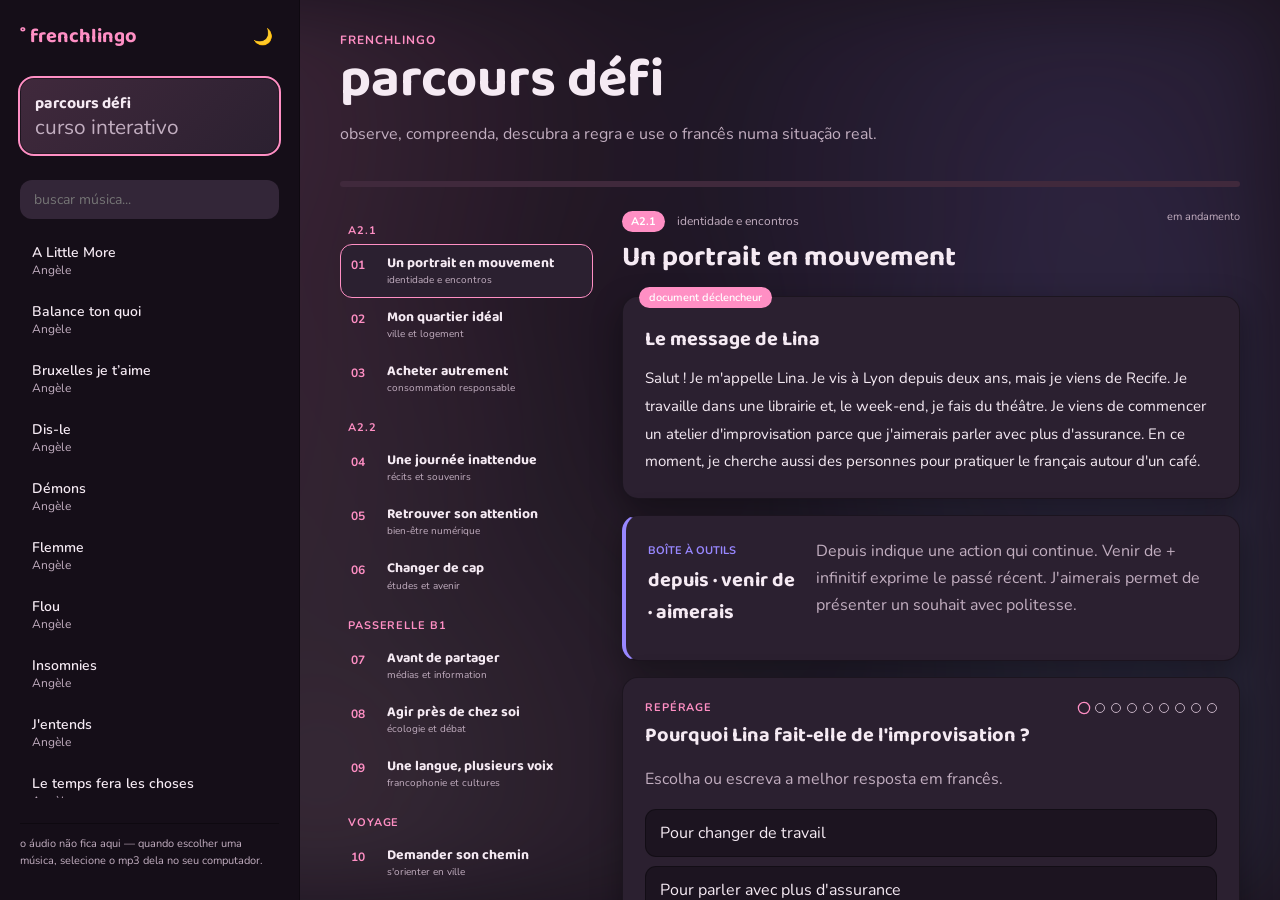
<file: docs/index.html>
<!DOCTYPE html>
<html lang="pt-br">
<head>
<meta charset="UTF-8">
<meta name="viewport" content="width=device-width, initial-scale=1.0">
<title>frenchlingo</title>
<link rel="icon" type="image/svg+xml" href="favicon.svg">
<link rel="alternate icon" href="favicon.ico">
<link rel="apple-touch-icon" href="apple-touch-icon.png">
<link rel="preconnect" href="https://fonts.googleapis.com">
<link href="https://fonts.googleapis.com/css2?family=Baloo+2:wght@500;600;700&family=Nunito:wght@400;600;700&display=swap" rel="stylesheet">
<link rel="stylesheet" href="style.css?v=7">
</head>
<body class="escuro">
<div class="fundo-decorativo" aria-hidden="true"></div>

<div class="app">
  <aside class="barra-lateral">
    <div class="cabecalho-lateral">
      <h1>˚ frenchlingo</h1>
      <button id="botao-tema" class="botao-icone" title="mudar tema">🌙</button>
    </div>

    <button id="abrir-curso-defi" class="botao-curso-defi" type="button">
      <span><strong>parcours défi</strong><small>curso interativo</small></span>
    </button>

    <input id="campo-busca" type="text" placeholder="buscar música..." autocomplete="off">

    <div id="lista-musicas" class="lista-musicas"></div>

    <p class="aviso-audio">
      o áudio não fica aqui — quando escolher uma música, selecione o mp3 dela no seu computador.
    </p>
  </aside>

  <main class="area-principal">
    <section id="tela-defi" class="tela-defi" hidden aria-labelledby="titulo-defi">
      <header class="cabecalho-defi">
        <div>
          <p class="sobretitulo-defi">frenchlingo</p>
          <h2 id="titulo-defi">parcours défi</h2>
          <p>observe, compreenda, descubra a regra e use o francês numa situação real.</p>
        </div>
        <button id="fechar-curso-defi" class="botao-arquivo" type="button" hidden>voltar à música</button>
      </header>

      <div class="progresso-defi" aria-label="progresso do percurso">
        <div id="barra-progresso-defi"></div>
      </div>

      <div class="layout-defi">
        <nav id="lista-unidades-defi" class="lista-unidades-defi" aria-label="Ateliers do percurso"></nav>

        <article class="atelier-defi">
          <div class="cabecalho-atelier">
            <div>
              <span id="nivel-defi" class="selo-nivel-defi"></span>
              <p id="tema-defi" class="tema-defi"></p>
              <h3 id="titulo-unidade-defi"></h3>
            </div>
            <span id="estado-unidade-defi" class="estado-unidade-defi"></span>
          </div>

          <section class="documento-defi" aria-labelledby="titulo-documento-defi">
            <span class="etiqueta-cartao">document déclencheur</span>
            <h4 id="titulo-documento-defi"></h4>
            <p id="texto-documento-defi"></p>
          </section>

          <section class="caixa-ferramentas-defi" aria-labelledby="titulo-ferramentas-defi">
            <div>
              <span>boîte à outils</span>
              <h4 id="titulo-ferramentas-defi"></h4>
            </div>
            <p id="texto-ferramentas-defi"></p>
          </section>

          <section class="atividade-defi" aria-live="polite">
            <div class="cabecalho-atividade-defi">
              <span id="tipo-atividade-defi"></span>
              <div id="passos-defi" class="passos-defi" aria-label="etapas da unidade"></div>
            </div>
            <h4 id="pergunta-defi"></h4>
            <p id="instrucao-defi" class="instrucao-defi"></p>
            <div id="opcoes-defi" class="opcoes-defi"></div>
            <textarea id="resposta-defi" rows="3" placeholder="écrivez en français" autocomplete="off"></textarea>
            <div id="feedback-defi" class="feedback-defi"></div>
            <div id="gabarito-defi" class="gabarito-defi" hidden></div>
            <div class="acoes-defi">
              <button id="mostrar-resposta-defi" class="botao-secundario" type="button">mostrar resposta</button>
              <button id="tentar-defi" class="botao-secundario" type="button" hidden>ocultar e tentar de novo</button>
              <button id="conferir-defi" class="botao-primario" type="button">conferir</button>
              <button id="proxima-atividade-defi" class="botao-primario" type="button" hidden>continuar →</button>
            </div>
          </section>
        </article>
      </div>
    </section>

    <div id="tela-musica" class="tela-musica" hidden>
      <header class="cabecalho-musica">
        <div>
          <p class="artista-musica" id="texto-artista"></p>
          <h2 id="texto-titulo"></h2>
        </div>
        <div class="acoes-musica">
          <button id="botao-musica-aleatoria" class="botao-arquivo" type="button">⇄ modo aleatório</button>
          <label class="botao-arquivo">
            <input id="campo-audio" type="file" accept="audio/*" hidden>
            <span id="rotulo-campo-audio">escolher áudio</span>
          </label>
        </div>
      </header>

      <div class="controles-audio">
        <audio id="audio" controls></audio>
      </div>

      <nav class="seletor-modo">
        <button class="botao-modo ativo" data-modo="ouvir">ouvir</button>
        <button class="botao-modo" data-modo="estudar">modo estudo</button>
        <button class="botao-modo" data-modo="ditado">ditado</button>
        <button class="botao-modo" data-modo="traduzir">inglês → francês</button>
      </nav>

      <div id="painel-ouvir" class="painel-ouvir">
        <label class="switch-seguir">
          <input id="switch-seguir" type="checkbox" checked>
          traduzir linha atual automaticamente
        </label>

        <div id="janela-letra" class="janela-letra"></div>

        <div class="cartao">
          <span class="etiqueta-cartao">tradução</span>
          <div id="painel-traducao" class="painel-traducao">
            <p class="texto-vazio">clique em uma linha da letra pra ver a tradução aqui.</p>
          </div>
        </div>
      </div>

      <div id="painel-estudar" class="painel-estudar" hidden>
        <div class="seletor-idioma">
          <span>praticar em:</span>
          <button class="botao-idioma ativo" data-idioma="pt">português</button>
          <button class="botao-idioma" data-idioma="en">english</button>
        </div>
        <p id="texto-placar" class="texto-placar">acertos: 0 / 0</p>
        <div id="lista-letra-estudo" class="lista-letra-estudo"></div>
      </div>

      <div id="painel-ditado" class="painel-ditado" hidden>
        <div class="cabecalho-ditado">
          <span id="etapa-ditado">trecho 1</span>
        </div>
        <progress id="progresso-ditado" max="10" value="0"></progress>
        <div class="cartao cartao-ditado">
          <span class="etiqueta-cartao">ditado de escuta</span>
          <p>ouça o trecho e escreva exatamente o que entendeu em francês</p>
          <button id="ouvir-ditado" class="botao-primario">▶ ouvir trecho</button>
          <textarea id="resposta-ditado" rows="3" placeholder="escreva em francês" autocomplete="off"></textarea>
          <div id="feedback-ditado" class="feedback-ditado"></div>
          <div id="gabarito-ditado" class="gabarito-ditado"></div>
          <div class="acoes-ditado">
            <button id="revelar-ditado" class="botao-secundario">não sei</button>
            <button id="pular-ditado" class="botao-secundario">pular →</button>
            <button id="conferir-ditado" class="botao-primario">conferir</button>
            <button id="proximo-ditado" class="botao-primario" hidden>próximo →</button>
          </div>
        </div>
      </div>

      <div id="painel-traduzir" class="painel-ditado" hidden>
        <div class="cabecalho-ditado">
          <span id="origem-traducao"></span>
        </div>
        <div class="cartao cartao-ditado">
          <span class="etiqueta-cartao">inglês → francês</span>
          <p>traduza para francês</p>
          <p id="frase-ingles" class="frase-desafio"></p>
          <textarea id="resposta-traducao" rows="3" placeholder="écrivez en français" autocomplete="off"></textarea>
          <div id="feedback-traducao" class="feedback-ditado"></div>
          <div id="gabarito-traducao" class="gabarito-ditado"></div>
          <div class="acoes-ditado">
            <button id="revelar-traducao" class="botao-secundario">mostrar resposta</button>
            <button id="tentar-novamente-traducao" class="botao-secundario" hidden>ocultar e tentar de novo</button>
            <button id="pular-traducao" class="botao-secundario">pular →</button>
            <button id="conferir-traducao" class="botao-primario">conferir</button>
            <button id="proxima-traducao" class="botao-primario" hidden>próxima →</button>
          </div>
        </div>
      </div>
    </div>
  </main>
</div>

<div id="modal-palavra" class="modal" hidden>
  <div class="conteudo-modal">
    <div class="cabecalho-modal">
      <h3 id="texto-palavra-modal"></h3>
      <button id="fechar-modal" class="botao-icone">✕</button>
    </div>
    <p class="dica-modal">qual é a tradução dessa palavra?</p>
    <input id="campo-resposta" type="text" autocomplete="off">
    <div id="resultado-modal" class="resultado-modal"></div>
    <div class="acoes-modal">
      <button id="botao-nao-sei" class="botao-secundario">não sei</button>
      <button id="botao-conferir" class="botao-primario">conferir</button>
    </div>
  </div>
</div>

    <script src="defi-data.js?v=2"></script>
    <script src="app.js?v=6"></script>
    <script src="defi.js?v=2"></script>
</body>
</html>
</file>
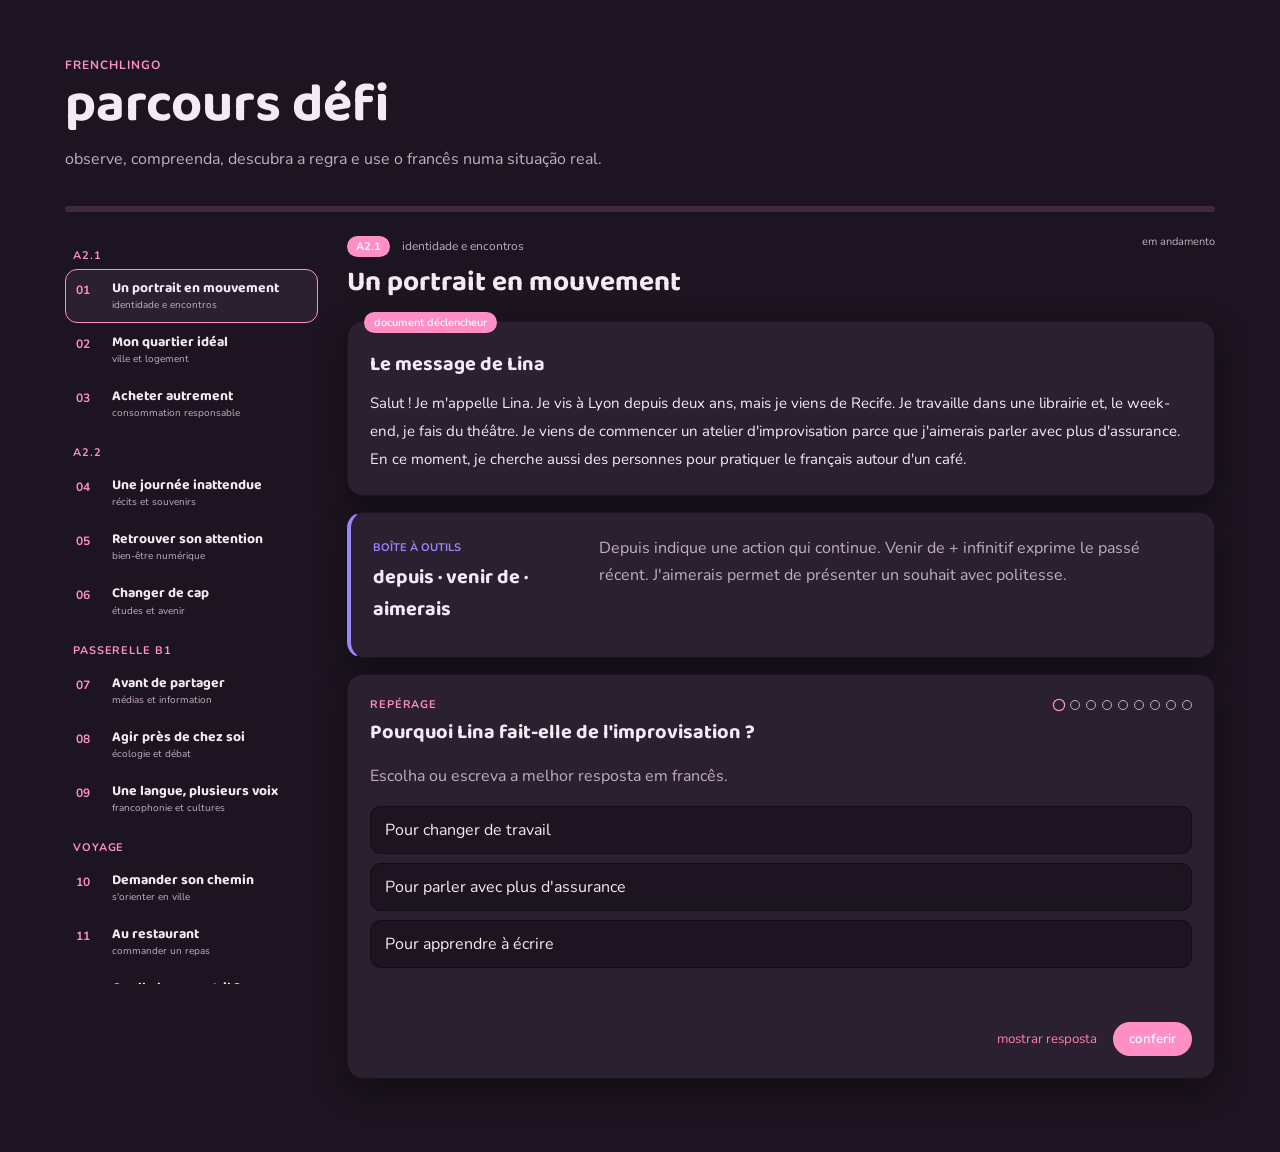
<file: docs/defi-standalone.html>
<!DOCTYPE html>
<html lang="pt-br">
<head>
<meta charset="UTF-8">
<meta name="viewport" content="width=device-width, initial-scale=1.0">
<title>parcours défi</title>
<link rel="icon" type="image/svg+xml" href="favicon.svg">
<link rel="alternate icon" href="favicon.ico">
<link rel="apple-touch-icon" href="apple-touch-icon.png">
<link rel="preconnect" href="https://fonts.googleapis.com">
<link href="https://fonts.googleapis.com/css2?family=Baloo+2:wght@500;600;700&family=Nunito:wght@400;600;700&display=swap" rel="stylesheet">
<link rel="stylesheet" href="style.css?v=7">
<style>
  body { padding: 25px; }
  #tela-vazia, #tela-musica, #abrir-curso-defi { display: none; }
</style>
</head>
<body class="escuro">

<div id="tela-vazia" hidden></div>
<div id="tela-musica" hidden></div>
<button id="abrir-curso-defi" hidden></button>

<main class="area-principal">
  <section id="tela-defi" class="tela-defi" aria-labelledby="titulo-defi">
    <header class="cabecalho-defi">
      <div>
        <p class="sobretitulo-defi">frenchlingo</p>
        <h2 id="titulo-defi">parcours défi</h2>
        <p>observe, compreenda, descubra a regra e use o francês numa situação real.</p>
      </div>
      <button id="fechar-curso-defi" class="botao-arquivo" type="button" hidden>voltar às músicas</button>
    </header>

    <div class="progresso-defi" aria-label="progresso do percurso">
      <div id="barra-progresso-defi"></div>
    </div>

    <div class="layout-defi">
      <nav id="lista-unidades-defi" class="lista-unidades-defi" aria-label="Ateliers do percurso"></nav>

      <article class="atelier-defi">
        <div class="cabecalho-atelier">
          <div>
            <span id="nivel-defi" class="selo-nivel-defi"></span>
            <p id="tema-defi" class="tema-defi"></p>
            <h3 id="titulo-unidade-defi"></h3>
          </div>
          <span id="estado-unidade-defi" class="estado-unidade-defi"></span>
        </div>

        <section class="documento-defi" aria-labelledby="titulo-documento-defi">
          <span class="etiqueta-cartao">document déclencheur</span>
          <h4 id="titulo-documento-defi"></h4>
          <p id="texto-documento-defi"></p>
        </section>

        <section class="caixa-ferramentas-defi" aria-labelledby="titulo-ferramentas-defi">
          <div>
            <span>boîte à outils</span>
            <h4 id="titulo-ferramentas-defi"></h4>
          </div>
          <p id="texto-ferramentas-defi"></p>
        </section>

        <section class="atividade-defi" aria-live="polite">
          <div class="cabecalho-atividade-defi">
            <span id="tipo-atividade-defi"></span>
            <div id="passos-defi" class="passos-defi" aria-label="etapas da unidade"></div>
          </div>
          <h4 id="pergunta-defi"></h4>
          <p id="instrucao-defi" class="instrucao-defi"></p>
          <div id="opcoes-defi" class="opcoes-defi"></div>
          <textarea id="resposta-defi" rows="3" placeholder="écrivez en français" autocomplete="off"></textarea>
          <div id="feedback-defi" class="feedback-defi"></div>
          <div id="gabarito-defi" class="gabarito-defi" hidden></div>
          <div class="acoes-defi">
            <button id="mostrar-resposta-defi" class="botao-secundario" type="button">mostrar resposta</button>
            <button id="tentar-defi" class="botao-secundario" type="button" hidden>ocultar e tentar de novo</button>
            <button id="conferir-defi" class="botao-primario" type="button">conferir</button>
            <button id="proxima-atividade-defi" class="botao-primario" type="button" hidden>continuar →</button>
          </div>
        </section>
      </article>
    </div>
  </section>
</main>

<script src="defi-data.js?v=2"></script>
<script src="defi.js?v=2"></script>
<script>
  document.getElementById("abrir-curso-defi").click();
</script>
</body>
</html>
</file>
<file: docs/style.css>
:root {
  --destaque: #ff8fc4;
  --acerto: #5fd39c;
  --erro: #ff7fa3;
  --texto-secundario: #c2aec0;
  --texto-principal: #f5eaf3;
  --fundo: #1c1420;
  --fundo-lateral: #150e18;
  --cartao: #2b2030;
  --cartao-claro: #40293c;
  --palavra-clicavel: #332638;
  --sombra: rgba(0, 0, 0, 0.35);
}

body.claro {
  --destaque: #ff8fc4;
  --acerto: #4caf82;
  --erro: #f0648a;
  --texto-secundario: #a99aa8;
  --texto-principal: #4a3b47;
  --fundo: #f8f4fb;
  --fundo-lateral: #ffffff;
  --cartao: #ffffff;
  --cartao-claro: #ffe1ee;
  --palavra-clicavel: #fbf3fa;
  --sombra: rgba(232, 217, 234, 0.6);
}

* { box-sizing: border-box; }

/* Layouts flex/grid must also respect the selected screen and exercise state. */
[hidden] { display: none !important; }

body {
  margin: 0;
  font-family: "Nunito", sans-serif;
  background: var(--fundo);
  color: var(--texto-principal);
  min-height: 100vh;
  transition: background 0.3s, color 0.3s;
}

.fundo-decorativo {
  position: fixed;
  inset: 0;
  z-index: 0;
  pointer-events: none;
  background:
    radial-gradient(circle at 12% 15%, rgba(255, 143, 196, 0.16), transparent 40%),
    radial-gradient(circle at 85% 20%, rgba(150, 130, 255, 0.14), transparent 38%),
    radial-gradient(circle at 25% 85%, rgba(255, 200, 220, 0.12), transparent 42%),
    radial-gradient(circle at 90% 80%, rgba(130, 180, 255, 0.12), transparent 40%);
  filter: blur(40px);
}

.app {
  position: relative;
  z-index: 1;
  display: flex;
  height: 100vh;
}

h1, h2, h3 {
  font-family: "Baloo 2", sans-serif;
  margin: 0;
}

.barra-lateral {
  width: 300px;
  min-width: 300px;
  background: var(--fundo-lateral);
  border-right: 1px solid var(--sombra);
  padding: 20px;
  display: flex;
  flex-direction: column;
  gap: 14px;
  overflow-y: auto;
}

.cabecalho-lateral {
  display: flex;
  align-items: center;
  justify-content: space-between;
}

.cabecalho-lateral h1 {
  font-size: 20px;
  color: var(--destaque);
}

.botao-icone {
  background: none;
  border: none;
  font-size: 16px;
  cursor: pointer;
  color: var(--texto-secundario);
  padding: 6px;
  border-radius: 10px;
}

.botao-icone:hover { background: var(--cartao-claro); }

#campo-busca {
  background: var(--palavra-clicavel);
  border: none;
  border-radius: 12px;
  padding: 10px 14px;
  color: var(--texto-principal);
  font-family: inherit;
  font-size: 14px;
  outline: none;
}

.lista-musicas {
  display: flex;
  flex-direction: column;
  gap: 4px;
  overflow-y: auto;
  flex: 1;
}

.item-musica {
  padding: 10px 12px;
  border-radius: 12px;
  cursor: pointer;
  display: flex;
  flex-direction: column;
}

.item-musica:hover { background: var(--cartao-claro); }
.item-musica.selecionada { background: var(--cartao-claro); }

.item-musica .titulo { font-size: 14px; font-weight: 600; }
.item-musica .artista { font-size: 12px; color: var(--texto-secundario); }

.aviso-audio {
  font-size: 11px;
  color: var(--texto-secundario);
  line-height: 1.5;
  border-top: 1px solid var(--sombra);
  padding-top: 12px;
}

.area-principal {
  flex: 1;
  overflow-y: auto;
  padding: 32px 40px;
}

.tela-musica {
  max-width: 760px;
  margin: 0 auto;
  display: flex;
  flex-direction: column;
  gap: 20px;
}

.cabecalho-musica {
  display: flex;
  align-items: flex-end;
  justify-content: space-between;
  gap: 16px;
}

.artista-musica {
  color: var(--texto-secundario);
  font-size: 13px;
  margin: 0 0 4px;
}

#texto-titulo { font-size: 28px; color: var(--texto-principal); }

.botao-arquivo span {
  display: inline-block;
  background: var(--destaque);
  color: white;
  padding: 10px 16px;
  border-radius: 30px;
  font-size: 13px;
  font-weight: 600;
  cursor: pointer;
  white-space: nowrap;
}

.controles-audio audio { width: 100%; }

.acoes-musica {
  display: flex;
  align-items: center;
  justify-content: flex-end;
  flex-wrap: wrap;
  gap: 8px;
}

button.botao-arquivo { font-family: inherit; }

.botao-arquivo.ativo {
  background: var(--destaque);
  color: white;
}

.seletor-modo {
  display: flex;
  gap: 8px;
}

.botao-modo {
  background: var(--cartao);
  color: var(--texto-principal);
  border: none;
  border-radius: 30px;
  padding: 8px 16px;
  font-family: inherit;
  font-size: 14px;
  font-weight: 600;
  cursor: pointer;
}

.botao-modo.ativo {
  background: var(--destaque);
  color: white;
}

.switch-seguir {
  display: flex;
  align-items: center;
  gap: 8px;
  font-size: 13px;
  color: var(--texto-secundario);
  cursor: pointer;
}

.janela-letra {
  min-height: 260px;
  display: flex;
  flex-direction: column;
  align-items: center;
  justify-content: center;
  gap: 10px;
  padding: 20px;
}

.linha-letra {
  cursor: pointer;
  text-align: center;
  padding: 6px 12px;
  border-radius: 10px;
  font-size: 18px;
  transition: all 0.15s;
}

.linha-letra:hover { background: var(--cartao-claro); }

.linha-letra.atual {
  font-size: 22px;
  font-weight: 700;
  color: var(--destaque);
}

.cartao {
  background: var(--cartao);
  border-radius: 16px;
  padding: 18px 20px 20px;
  position: relative;
  box-shadow: 0 8px 24px -12px var(--sombra);
}

.etiqueta-cartao {
  position: absolute;
  top: -10px;
  left: 16px;
  background: var(--destaque);
  color: white;
  font-size: 11px;
  padding: 3px 10px;
  border-radius: 20px;
  font-weight: 600;
}

.texto-vazio {
  color: var(--texto-secundario);
  font-style: italic;
  margin: 0;
}

.linha-traducao {
  display: flex;
  gap: 10px;
  margin: 8px 0;
}

.linha-traducao .rotulo {
  color: var(--destaque);
  font-weight: 700;
  font-size: 13px;
  min-width: 20px;
}

.seletor-idioma {
  display: flex;
  align-items: center;
  gap: 8px;
  font-size: 14px;
  color: var(--texto-secundario);
}

.botao-idioma {
  background: var(--cartao);
  border: none;
  border-radius: 20px;
  padding: 6px 14px;
  font-family: inherit;
  font-size: 13px;
  cursor: pointer;
  color: var(--texto-principal);
}

.botao-idioma.ativo { background: var(--destaque); color: white; }

.texto-placar { color: var(--texto-secundario); font-size: 14px; }

.painel-ditado {
  display: flex;
  flex-direction: column;
  gap: 14px;
  max-width: 760px;
  width: 100%;
  margin: 0 auto;
}

.painel-ditado[hidden] { display: none; }

.cabecalho-ditado {
  display: flex;
  justify-content: space-between;
  color: var(--texto-secundario);
  font-size: 13px;
}

#progresso-ditado {
  width: 100%;
  height: 8px;
  accent-color: var(--destaque);
}

.cartao-ditado {
  display: flex;
  flex-direction: column;
  align-items: stretch;
  gap: 16px;
  text-align: center;
  margin-top: 10px;
}

.cartao-ditado > .botao-primario { align-self: center; }

#resposta-ditado {
  resize: vertical;
  width: 100%;
  box-sizing: border-box;
  border: 2px solid var(--cartao-claro);
  border-radius: 12px;
  padding: 14px;
  font: inherit;
  color: var(--texto-principal);
  background: var(--fundo);
}

#resposta-traducao {
  resize: vertical;
  width: 100%;
  box-sizing: border-box;
  border: 2px solid var(--cartao-claro);
  border-radius: 12px;
  padding: 14px;
  font: inherit;
  color: var(--texto-principal);
  background: var(--fundo);
}

#resposta-traducao:focus { outline: none; border-color: var(--destaque); }

.frase-desafio {
  font-size: clamp(20px, 3vw, 28px);
  font-weight: 700;
  margin: 8px 0;
}

#resposta-ditado:focus { outline: none; border-color: var(--destaque); }

.feedback-ditado { min-height: 24px; font-weight: 700; }
.feedback-ditado.acerto { color: var(--acerto); }
.feedback-ditado.erro { color: var(--erro); }

.gabarito-ditado {
  white-space: pre-line;
  text-align: left;
  color: var(--texto-principal);
  background: var(--cartao-claro);
  border-radius: 10px;
  padding: 12px;
}

.gabarito-ditado:empty { display: none; }

.acoes-ditado {
  display: flex;
  justify-content: flex-end;
  gap: 10px;
}

.lista-letra-estudo {
  display: flex;
  flex-direction: column;
  gap: 6px;
}

.linha-estudo {
  display: flex;
  flex-wrap: wrap;
  gap: 6px;
  padding: 6px 10px;
  border-radius: 10px;
}

.linha-estudo.atual { background: var(--cartao-claro); }

.palavra-chip {
  padding: 4px 8px;
  border-radius: 8px;
  background: var(--palavra-clicavel);
  cursor: pointer;
  font-size: 15px;
}

.palavra-chip.traduzida {
  background: var(--destaque);
  color: white;
  font-weight: 600;
}

.palavra-chip.sem-clique { cursor: default; }

.modal[hidden] {
  display: none;
}

.modal {
  position: fixed;
  inset: 0;
  background: rgba(0, 0, 0, 0.5);
  display: flex;
  align-items: center;
  justify-content: center;
  z-index: 10;
}

.conteudo-modal {
  background: var(--cartao);
  border-radius: 18px;
  padding: 24px;
  width: 320px;
  display: flex;
  flex-direction: column;
  gap: 12px;
}

.cabecalho-modal {
  display: flex;
  align-items: center;
  justify-content: space-between;
}

#texto-palavra-modal { color: var(--destaque); font-size: 24px; }

.dica-modal { color: var(--texto-secundario); font-size: 13px; margin: 0; }

#campo-resposta {
  background: var(--palavra-clicavel);
  border: none;
  border-radius: 10px;
  padding: 10px 12px;
  font-family: inherit;
  font-size: 15px;
  color: var(--texto-principal);
  outline: none;
}

.resultado-modal { font-size: 13px; min-height: 18px; }
.resultado-modal.acerto { color: var(--acerto); }
.resultado-modal.erro { color: var(--erro); }

.acoes-modal {
  display: flex;
  justify-content: flex-end;
  gap: 8px;
}

.botao-primario {
  background: var(--destaque);
  color: white;
  border: none;
  border-radius: 20px;
  padding: 8px 16px;
  font-family: inherit;
  font-weight: 600;
  cursor: pointer;
}

.botao-secundario {
  background: none;
  border: none;
  color: var(--erro);
  font-family: inherit;
  cursor: pointer;
}

.botao-curso-defi {
  width: 100%;
  display: flex;
  align-items: center;
  gap: 10px;
  margin: 12px 0;
  padding: 12px 14px;
  border: 1px solid var(--sombra);
  border-radius: 14px;
  color: var(--texto-principal);
  background: linear-gradient(135deg, var(--cartao-claro), var(--cartao));
  font-family: inherit;
  text-align: left;
  cursor: pointer;
  transition: transform 0.2s, border-color 0.2s;
}

.botao-curso-defi:hover { transform: translateY(-1px); border-color: var(--destaque); }
.botao-curso-defi.ativo { outline: 2px solid var(--destaque); }
.botao-curso-defi > span:first-child { font-size: 25px; }
.botao-curso-defi strong, .botao-curso-defi small { display: block; }
.botao-curso-defi strong { font-family: "Baloo 2", sans-serif; font-size: 16px; }
.botao-curso-defi small { color: var(--texto-secundario); margin-top: -3px; }

.tela-defi { max-width: 1180px; margin: 0 auto; }

.cabecalho-defi {
  display: flex;
  justify-content: space-between;
  align-items: flex-start;
  gap: 24px;
  margin-bottom: 20px;
}

.cabecalho-defi h2 {
  margin: 0;
  font-family: "Baloo 2", sans-serif;
  font-size: clamp(34px, 5vw, 54px);
  line-height: 1;
}

.cabecalho-defi p:last-child { color: var(--texto-secundario); max-width: 670px; }
.sobretitulo-defi { margin: 0 0 5px; color: var(--destaque); font-weight: 700; text-transform: uppercase; letter-spacing: 0.08em; font-size: 12px; }

.progresso-defi {
  height: 6px;
  overflow: hidden;
  margin-bottom: 22px;
  border-radius: 6px;
  background: var(--cartao-claro);
}

#barra-progresso-defi {
  width: 0;
  height: 100%;
  border-radius: inherit;
  background: linear-gradient(90deg, var(--destaque), #9887ff);
  transition: width 0.35s ease;
}

.layout-defi {
  display: grid;
  grid-template-columns: minmax(210px, 260px) minmax(0, 1fr);
  gap: 22px;
  align-items: start;
}

.lista-unidades-defi {
  position: sticky;
  top: 0;
  max-height: calc(100vh - 150px);
  overflow-y: auto;
  padding-right: 7px;
}

.divisor-nivel-defi {
  margin: 14px 8px 6px;
  color: var(--destaque);
  font-size: 11px;
  font-weight: 700;
  text-transform: uppercase;
  letter-spacing: 0.08em;
}

.unidade-defi {
  width: 100%;
  display: grid;
  grid-template-columns: 28px 1fr;
  gap: 8px;
  align-items: start;
  padding: 10px;
  border: 1px solid transparent;
  border-radius: 12px;
  color: var(--texto-principal);
  background: transparent;
  font-family: inherit;
  text-align: left;
  cursor: pointer;
}

.unidade-defi:hover { background: var(--cartao-claro); }
.unidade-defi.ativa { border-color: var(--destaque); background: var(--cartao); }
.unidade-defi > span:first-child { color: var(--destaque); font-size: 12px; font-weight: 700; padding-top: 2px; }
.unidade-defi strong, .unidade-defi small { display: block; }
.unidade-defi strong { font-family: "Baloo 2", sans-serif; font-size: 14px; line-height: 1.15; }
.unidade-defi small { color: var(--texto-secundario); font-size: 10px; margin-top: 2px; }

.atelier-defi { min-width: 0; }

.cabecalho-atelier {
  display: flex;
  align-items: flex-start;
  justify-content: space-between;
  gap: 12px;
  margin-bottom: 16px;
}

.cabecalho-atelier h3 { margin: 3px 0 0; font-family: "Baloo 2", sans-serif; font-size: 28px; }
.tema-defi { display: inline; margin: 0 0 0 8px; color: var(--texto-secundario); font-size: 12px; }
.selo-nivel-defi { display: inline-block; padding: 3px 9px; border-radius: 20px; color: white; background: var(--destaque); font-size: 11px; font-weight: 700; }
.estado-unidade-defi { color: var(--texto-secundario); font-size: 11px; white-space: nowrap; }

.documento-defi,
.caixa-ferramentas-defi,
.atividade-defi {
  position: relative;
  margin-bottom: 16px;
  padding: 22px;
  border: 1px solid var(--sombra);
  border-radius: 16px;
  background: var(--cartao);
  box-shadow: 0 10px 30px var(--sombra);
}

.documento-defi h4, .caixa-ferramentas-defi h4, .atividade-defi h4 { margin: 4px 0 10px; font-family: "Baloo 2", sans-serif; font-size: 20px; }
.documento-defi p { margin: 0; line-height: 1.85; font-size: 15px; }

.caixa-ferramentas-defi {
  display: grid;
  grid-template-columns: minmax(150px, 0.35fr) 1fr;
  gap: 18px;
  border-left: 4px solid #9887ff;
}

.caixa-ferramentas-defi span { color: #9887ff; font-size: 11px; font-weight: 700; text-transform: uppercase; }
.caixa-ferramentas-defi p { margin: 0; color: var(--texto-secundario); line-height: 1.7; }

.cabecalho-atividade-defi { display: flex; justify-content: space-between; align-items: center; gap: 12px; }
#tipo-atividade-defi { color: var(--destaque); font-size: 11px; font-weight: 700; text-transform: uppercase; letter-spacing: 0.08em; }
.instrucao-defi { color: var(--texto-secundario); line-height: 1.6; }

.passos-defi { display: flex; gap: 6px; flex-wrap: wrap; justify-content: flex-end; }
.passo-defi { width: 10px; height: 10px; padding: 0; border: 1px solid var(--texto-secundario); border-radius: 50%; background: transparent; cursor: pointer; }
.passo-defi.atual { transform: scale(1.25); border-color: var(--destaque); }
.passo-defi.feito { border-color: var(--acerto); background: var(--acerto); }

#resposta-defi {
  width: 100%;
  box-sizing: border-box;
  resize: vertical;
  padding: 13px;
  border: 2px solid var(--cartao-claro);
  border-radius: 12px;
  color: var(--texto-principal);
  background: var(--fundo);
  font: inherit;
}

#resposta-defi:focus { outline: none; border-color: var(--destaque); }
.opcoes-defi { display: grid; gap: 9px; margin: 14px 0; }

.opcao-defi,
.botao-ouvir-defi,
.opcao-associacao-defi {
  padding: 12px 14px;
  border: 1px solid var(--sombra);
  border-radius: 11px;
  color: var(--texto-principal);
  background: var(--fundo);
  font: inherit;
  text-align: left;
  cursor: pointer;
  transition: border-color 0.15s, background 0.15s, transform 0.15s;
}

.opcao-defi:hover, .opcao-associacao-defi:hover { border-color: var(--destaque); transform: translateY(-1px); }
.opcao-defi.selecionada, .opcao-associacao-defi.selecionada { border-color: var(--destaque); background: var(--cartao-claro); }
.botao-ouvir-defi { width: fit-content; color: white; background: var(--destaque); font-weight: 700; }

.grade-associacoes-defi { display: grid; grid-template-columns: 1fr 1fr; gap: 14px; }
.coluna-associacoes-defi { display: grid; gap: 9px; align-content: start; }
.opcao-associacao-defi.conectada { border-color: var(--acerto); color: var(--acerto); opacity: 0.72; cursor: default; }

.feedback-defi { min-height: 24px; margin-top: 12px; font-weight: 700; }
.feedback-defi.acerto { color: var(--acerto); }
.feedback-defi.erro { color: var(--erro); }
.gabarito-defi { margin-top: 12px; padding: 14px; border-radius: 11px; background: var(--cartao-claro); line-height: 1.6; }
.gabarito-defi p { margin: 6px 0; }
.gabarito-defi ul { margin: 8px 0 0; padding-left: 20px; }
.acoes-defi { display: flex; align-items: center; justify-content: flex-end; gap: 10px; flex-wrap: wrap; margin-top: 16px; }
.nota-defi { margin: 18px 0; color: var(--texto-secundario); font-size: 10px; text-align: center; }

@media (max-width: 720px) {
  .app { flex-direction: column; height: auto; min-height: 100vh; }
  .barra-lateral { width: auto; min-width: 0; max-height: 40vh; }
  .area-principal { padding: 20px; }
  .cabecalho-defi { flex-direction: column; }
  .layout-defi { grid-template-columns: 1fr; }
  .lista-unidades-defi { position: static; display: flex; overflow-x: auto; max-height: none; padding: 0 0 8px; }
  .divisor-nivel-defi { min-width: max-content; }
  .unidade-defi { min-width: 190px; }
  .caixa-ferramentas-defi { grid-template-columns: 1fr; }
  .grade-associacoes-defi { grid-template-columns: 1fr 1fr; gap: 8px; }
  .documento-defi, .caixa-ferramentas-defi, .atividade-defi { padding: 18px; }
}
</file>
